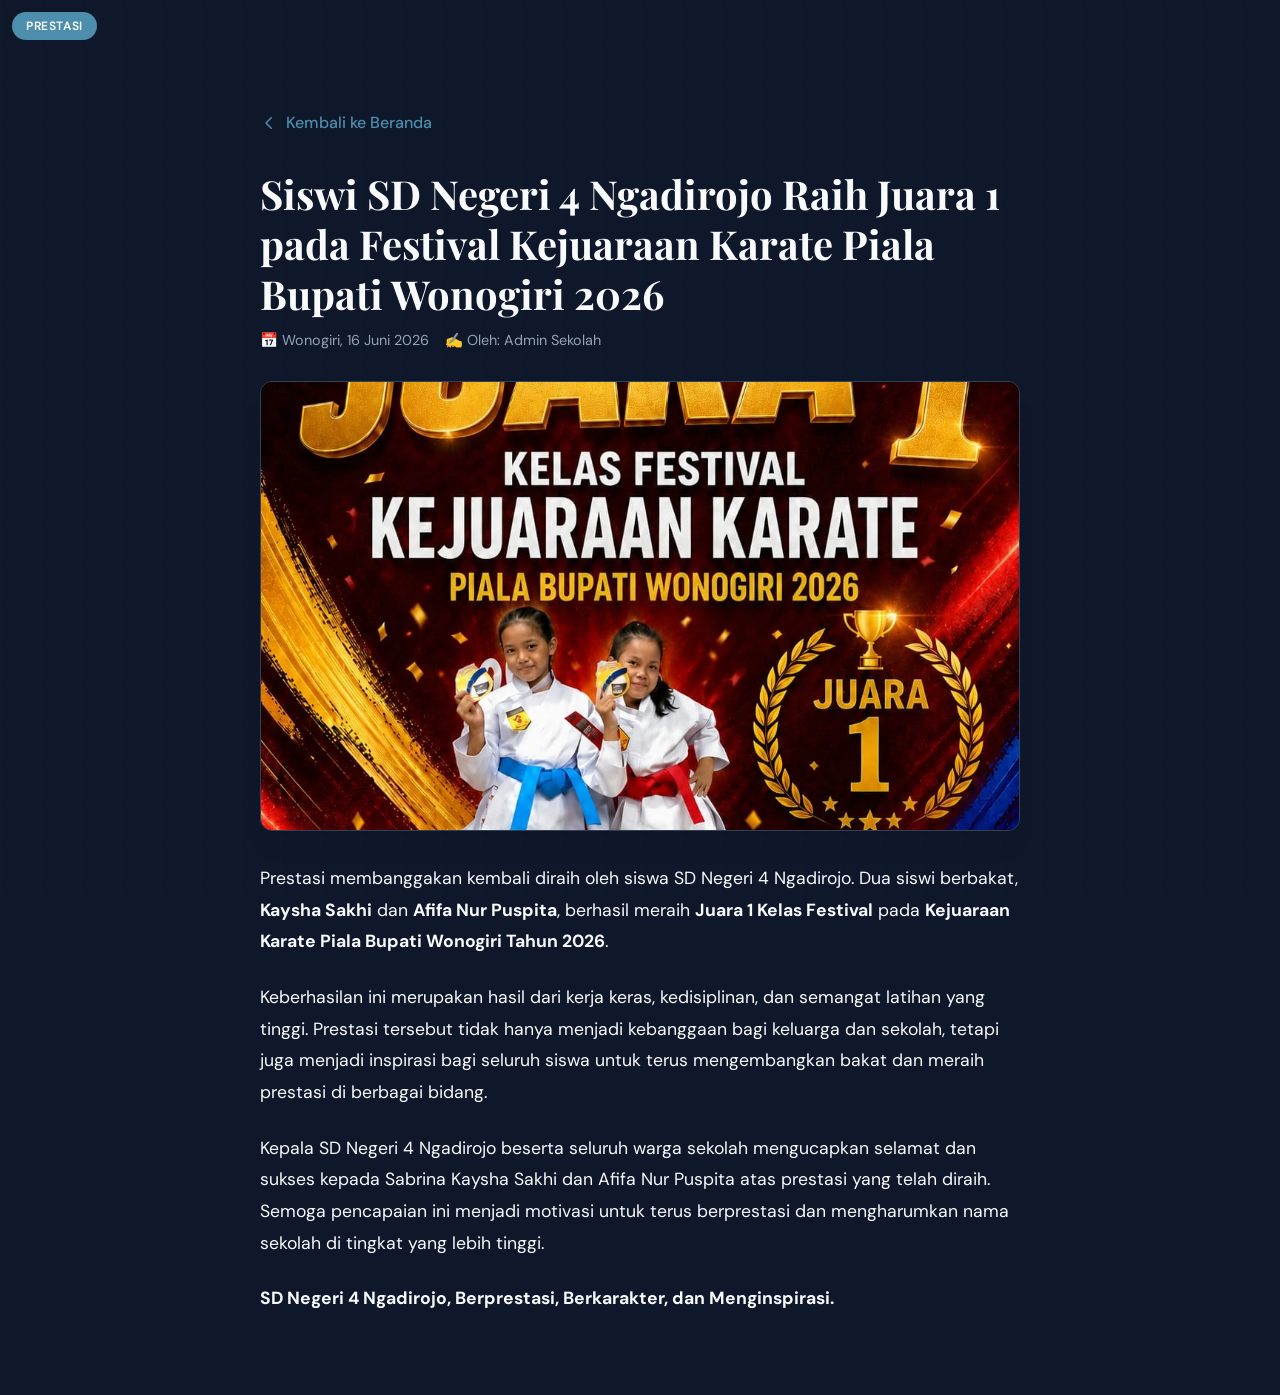
<file: news-juara-1-karate-piala-bupati-wonogiri-2026.html>
<!DOCTYPE html>
<html lang="id" data-theme="dark">
  <head>
    <meta charset="UTF-8" />
    <meta name="viewport" content="width=device-width, initial-scale=1.0" />
    <title>SDN 4 Ngadirojo - Juara 1 Karate Piala Bupati Wonogiri 2026</title>
    <link rel="icon" href="assets/logo.webp" />
    <link rel="stylesheet" href="style.css" />
    <link
      href="https://fonts.googleapis.com/css2?family=Playfair+Display:ital,wght@0,400;0,700;1,400&family=DM+Sans:wght@300;400;500;600;700&display=swap"
      rel="stylesheet"
    />
    <style>
      .article-container {
        max-width: 800px;
        margin: calc(var(--nav-h) + 40px) auto 80px auto;
        padding: 0 20px;
      }
      .article-back {
        display: inline-flex;
        align-items: center;
        gap: 8px;
        color: var(--primary-color);
        text-decoration: none;
        font-weight: 500;
        margin-bottom: 24px;
        transition: transform var(--tr);
      }
      .article-back:hover {
        transform: translateX(-4px);
      }
      .article-header {
        margin-bottom: 32px;
      }
      .article-title {
        font-family: "Playfair Display", serif;
        font-size: 2.5rem;
        line-height: 1.25;
        color: var(--text-primary);
        margin: 12px 0;
      }
      .article-meta-info {
        display: flex;
        gap: 16px;
        color: var(--text-secondary);
        font-size: 0.9rem;
      }
      .article-hero-img {
        width: 100%;
        max-height: 450px;
        object-fit: cover;
        border-radius: 12px;
        border: 1px solid var(--border-color);
        margin-bottom: 32px;
        box-shadow: var(--shadow-lg);
      }
      .article-body {
        font-size: 1.1rem;
        line-height: 1.8;
        color: var(--text-primary);
      }
      .article-body p {
        margin-bottom: 24px;
      }
    </style>
  </head>
  <body>
    <div class="grid-bg" aria-hidden="true"></div>

    <main class="article-container">
      <a href="/#berita" class="article-back">
        <svg
          width="18"
          height="18"
          fill="none"
          stroke="currentColor"
          stroke-width="2"
          viewBox="0 0 24 24"
        >
          <path
            stroke-linecap="round"
            stroke-linejoin="round"
            d="M15 19l-7-7 7-7"
          />
        </svg>
        Kembali ke Beranda
      </a>

      <article>
        <header class="article-header">
          <span class="news-badge">Prestasi</span>
          <h1 class="article-title">
            Siswi SD Negeri 4 Ngadirojo Raih Juara 1 pada Festival Kejuaraan
            Karate Piala Bupati Wonogiri 2026
          </h1>
          <div class="article-meta-info">
            <span>📅 Wonogiri, 16 Juni 2026</span>
            <span>✍️ Oleh: Admin Sekolah</span>
          </div>
        </header>

        <img
          src="/assets/berita-5.webp"
          alt="Juara 1 Karate Piala Bupati Wonogiri 2026"
          class="article-hero-img"
        />

        <div class="article-body">
          <p>
            Prestasi membanggakan kembali diraih oleh siswa SD Negeri 4
            Ngadirojo. Dua siswi berbakat, <strong>Kaysha Sakhi</strong> dan
            <strong>Afifa Nur Puspita</strong>, berhasil meraih
            <strong>Juara 1 Kelas Festival</strong> pada
            <strong>Kejuaraan Karate Piala Bupati Wonogiri Tahun 2026</strong>.
          </p>

          <p>
            Keberhasilan ini merupakan hasil dari kerja keras, kedisiplinan, dan
            semangat latihan yang tinggi. Prestasi tersebut tidak hanya menjadi
            kebanggaan bagi keluarga dan sekolah, tetapi juga menjadi inspirasi
            bagi seluruh siswa untuk terus mengembangkan bakat dan meraih
            prestasi di berbagai bidang.
          </p>

          <p>
            Kepala SD Negeri 4 Ngadirojo beserta seluruh warga sekolah
            mengucapkan selamat dan sukses kepada Sabrina Kaysha Sakhi dan Afifa
            Nur Puspita atas prestasi yang telah diraih. Semoga pencapaian ini
            menjadi motivasi untuk terus berprestasi dan mengharumkan nama
            sekolah di tingkat yang lebih tinggi.
          </p>

          <p>
            <strong
              >SD Negeri 4 Ngadirojo, Berprestasi, Berkarakter, dan
              Menginspirasi.</strong
            >
          </p>
        </div>
      </article>
    </main>
  </body>
</html>
</file>
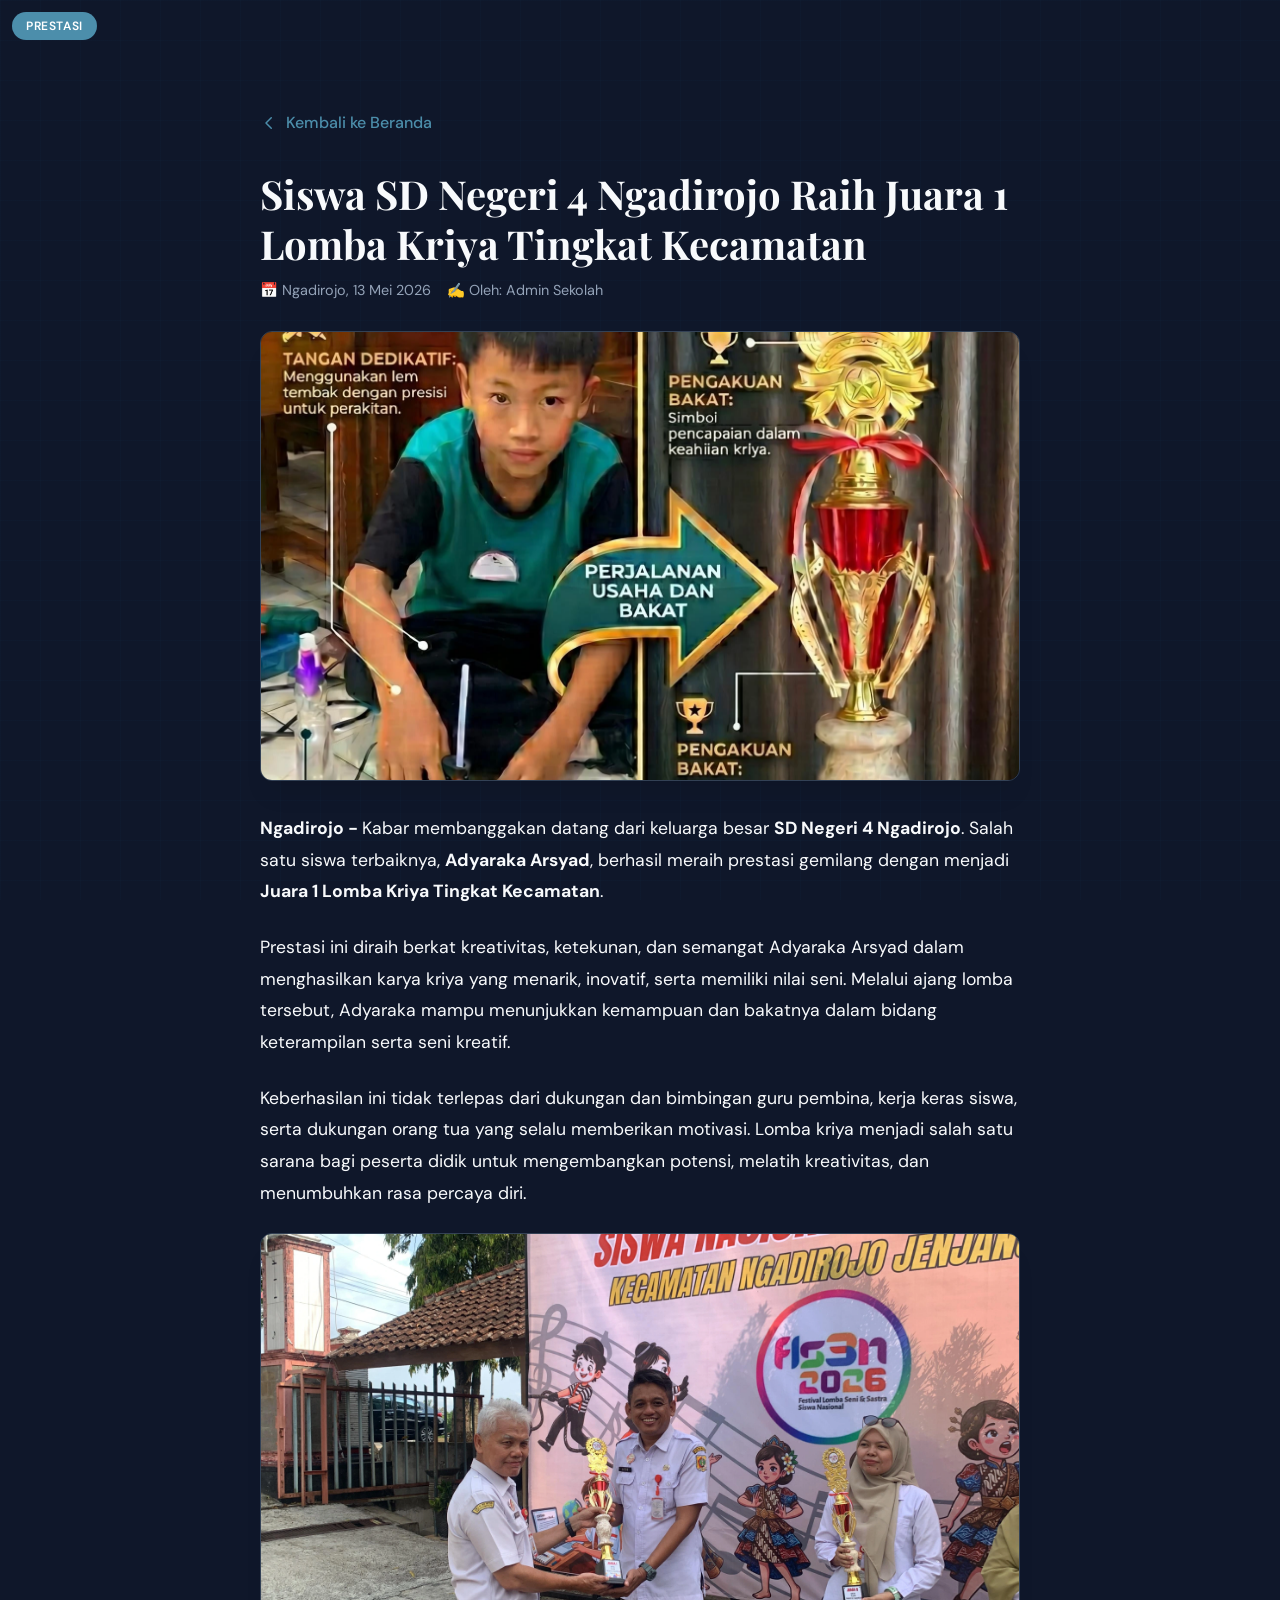
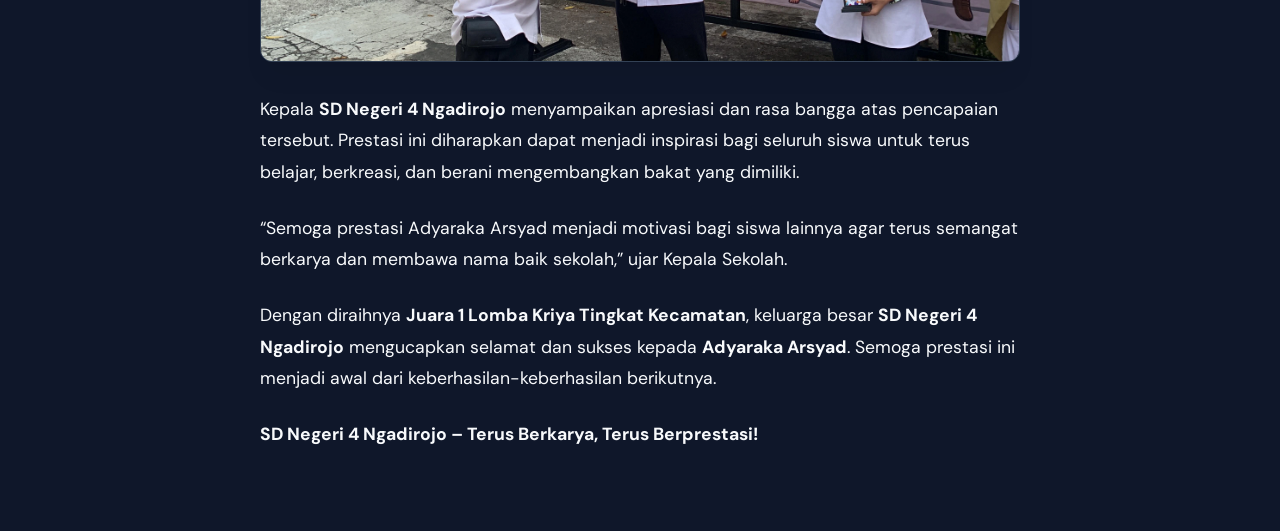
<file: news-juara-1-lomba-kriya.html>
<!DOCTYPE html>
<html lang="id" data-theme="dark">
  <head>
    <meta charset="UTF-8" />
    <meta name="viewport" content="width=device-width, initial-scale=1.0" />
    <title>SDN 4 Ngadirojo - Juara 1 Lomba Kriya Tingkat Kecamatan</title>
    <link rel="icon" href="assets/logo.webp" />
    <link rel="stylesheet" href="style.css" />
    <link
      href="https://fonts.googleapis.com/css2?family=Playfair+Display:ital,wght@0,400;0,700;1,400&family=DM+Sans:wght@300;400;500;600;700&display=swap"
      rel="stylesheet"
    />
    <style>
      .article-container {
        max-width: 800px;
        margin: calc(var(--nav-h) + 40px) auto 80px auto;
        padding: 0 20px;
      }
      .article-back {
        display: inline-flex;
        align-items: center;
        gap: 8px;
        color: var(--primary-color);
        text-decoration: none;
        font-weight: 500;
        margin-bottom: 24px;
        transition: transform var(--tr);
      }
      .article-back:hover {
        transform: translateX(-4px);
      }
      .article-header {
        margin-bottom: 32px;
      }
      .article-title {
        font-family: "Playfair Display", serif;
        font-size: 2.5rem;
        line-height: 1.25;
        color: var(--text-primary);
        margin: 12px 0;
      }
      .article-meta-info {
        display: flex;
        gap: 16px;
        color: var(--text-secondary);
        font-size: 0.9rem;
      }
      .article-hero-img {
        width: 100%;
        max-height: 450px;
        object-fit: cover;
        border-radius: 12px;
        border: 1px solid var(--border-color);
        margin-bottom: 32px;
        box-shadow: var(--shadow-lg);
      }
      .article-body {
        font-size: 1.1rem;
        line-height: 1.8;
        color: var(--text-primary);
      }
      .article-body p {
        margin-bottom: 24px;
      }
    </style>
  </head>
  <body>
    <div class="grid-bg" aria-hidden="true"></div>

    <main class="article-container">
      <a href="/#berita" class="article-back">
        <svg
          width="18"
          height="18"
          fill="none"
          stroke="currentColor"
          stroke-width="2"
          viewBox="0 0 24 24"
        >
          <path
            stroke-linecap="round"
            stroke-linejoin="round"
            d="M15 19l-7-7 7-7"
          />
        </svg>
        Kembali ke Beranda
      </a>

      <article>
        <header class="article-header">
          <span class="news-badge">Prestasi</span>
          <h1 class="article-title">
            Siswa SD Negeri 4 Ngadirojo Raih Juara 1 Lomba Kriya Tingkat
            Kecamatan
          </h1>
          <div class="article-meta-info">
            <span>📅 Ngadirojo, 13 Mei 2026</span>
            <span>✍️ Oleh: Admin Sekolah</span>
          </div>
        </header>

        <img
          src="/assets/berita-1.webp"
          alt="Juara 1 Lomba Kriya"
          class="article-hero-img"
        />

        <div class="article-body">
          <p>
            <strong>Ngadirojo - </strong>Kabar membanggakan datang dari keluarga
            besar <strong>SD Negeri 4 Ngadirojo</strong>. Salah satu siswa
            terbaiknya, <strong>Adyaraka Arsyad</strong>, berhasil meraih
            prestasi gemilang dengan menjadi
            <strong>Juara 1 Lomba Kriya Tingkat Kecamatan</strong>.
          </p>

          <p>
            Prestasi ini diraih berkat kreativitas, ketekunan, dan semangat
            Adyaraka Arsyad dalam menghasilkan karya kriya yang menarik,
            inovatif, serta memiliki nilai seni. Melalui ajang lomba tersebut,
            Adyaraka mampu menunjukkan kemampuan dan bakatnya dalam bidang
            keterampilan serta seni kreatif.
          </p>

          <p>
            Keberhasilan ini tidak terlepas dari dukungan dan bimbingan guru
            pembina, kerja keras siswa, serta dukungan orang tua yang selalu
            memberikan motivasi. Lomba kriya menjadi salah satu sarana bagi
            peserta didik untuk mengembangkan potensi, melatih kreativitas, dan
            menumbuhkan rasa percaya diri.
          </p>

          <img src="/assets/berita-2.webp"
            alt="Juara 1 Lomba Kriya"
            class="article-hero-img"
          />

          <p>
            Kepala <strong>SD Negeri 4 Ngadirojo</strong> menyampaikan apresiasi
            dan rasa bangga atas pencapaian tersebut. Prestasi ini diharapkan
            dapat menjadi inspirasi bagi seluruh siswa untuk terus belajar,
            berkreasi, dan berani mengembangkan bakat yang dimiliki.
          </p>

          <p>
            “Semoga prestasi Adyaraka Arsyad menjadi motivasi bagi siswa lainnya
            agar terus semangat berkarya dan membawa nama baik sekolah,” ujar
            Kepala Sekolah.
          </p>

          <p>
            Dengan diraihnya
            <strong>Juara 1 Lomba Kriya Tingkat Kecamatan</strong>, keluarga
            besar <strong>SD Negeri 4 Ngadirojo</strong> mengucapkan selamat dan
            sukses kepada <strong>Adyaraka Arsyad</strong>. Semoga prestasi ini
            menjadi awal dari keberhasilan-keberhasilan berikutnya.
          </p>

          <p>
            <strong
              >SD Negeri 4 Ngadirojo – Terus Berkarya, Terus
              Berprestasi!</strong
            >
          </p>
        </div>
      </article>
    </main>
  </body>
</html>
</file>
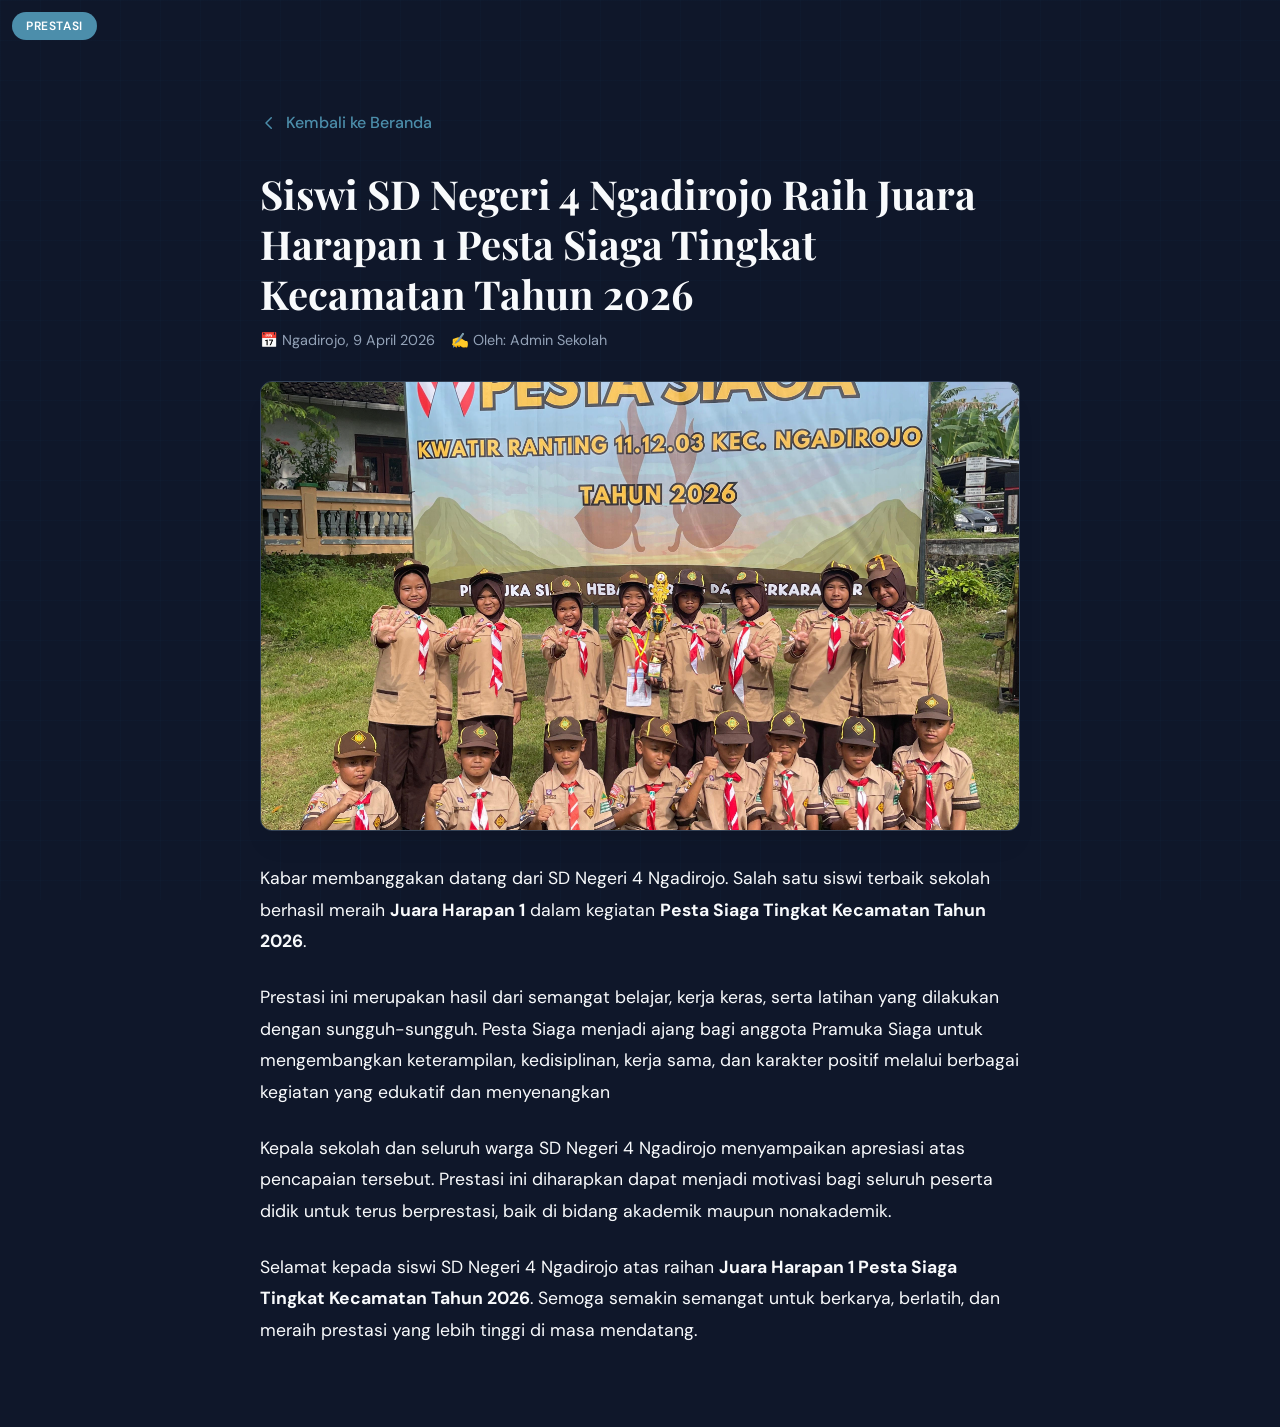
<file: news-pesta-siaga.html>
<!DOCTYPE html>
<html lang="id" data-theme="dark">
  <head>
    <meta charset="UTF-8" />
    <meta name="viewport" content="width=device-width, initial-scale=1.0" />
    <title>SDN 4 Ngadirojo - Juara Harapan 1 Pesta Siaga</title>
    <link rel="icon" href="assets/logo.webp" />
    <link rel="stylesheet" href="style.css" />
    <link
      href="https://fonts.googleapis.com/css2?family=Playfair+Display:ital,wght@0,400;0,700;1,400&family=DM+Sans:wght@300;400;500;600;700&display=swap"
      rel="stylesheet"
    />
    <style>
      .article-container {
        max-width: 800px;
        margin: calc(var(--nav-h) + 40px) auto 80px auto;
        padding: 0 20px;
      }
      .article-back {
        display: inline-flex;
        align-items: center;
        gap: 8px;
        color: var(--primary-color);
        text-decoration: none;
        font-weight: 500;
        margin-bottom: 24px;
        transition: transform var(--tr);
      }
      .article-back:hover {
        transform: translateX(-4px);
      }
      .article-header {
        margin-bottom: 32px;
      }
      .article-title {
        font-family: "Playfair Display", serif;
        font-size: 2.5rem;
        line-height: 1.25;
        color: var(--text-primary);
        margin: 12px 0;
      }
      .article-meta-info {
        display: flex;
        gap: 16px;
        color: var(--text-secondary);
        font-size: 0.9rem;
      }
      .article-hero-img {
        width: 100%;
        max-height: 450px;
        object-fit: cover;
        border-radius: 12px;
        border: 1px solid var(--border-color);
        margin-bottom: 32px;
        box-shadow: var(--shadow-lg);
      }
      .article-body {
        font-size: 1.1rem;
        line-height: 1.8;
        color: var(--text-primary);
      }
      .article-body p {
        margin-bottom: 24px;
      }
    </style>
  </head>
  <body>
    <div class="grid-bg" aria-hidden="true"></div>

    <main class="article-container">
      <a href="/#berita" class="article-back">
        <svg
          width="18"
          height="18"
          fill="none"
          stroke="currentColor"
          stroke-width="2"
          viewBox="0 0 24 24"
        >
          <path
            stroke-linecap="round"
            stroke-linejoin="round"
            d="M15 19l-7-7 7-7"
          />
        </svg>
        Kembali ke Beranda
      </a>

      <article>
        <header class="article-header">
          <span class="news-badge">Prestasi</span>
          <h1 class="article-title">
            Siswi SD Negeri 4 Ngadirojo Raih Juara Harapan 1 Pesta Siaga Tingkat
            Kecamatan Tahun 2026
          </h1>
          <div class="article-meta-info">
            <span>📅 Ngadirojo, 9 April 2026</span>
            <span>✍️ Oleh: Admin Sekolah</span>
          </div>
        </header>

        <img
          src="/assets/berita-3.webp"
          alt="Juara 1 Pesta Siaga"
          class="article-hero-img"
        />

        <div class="article-body">
          <p>
            Kabar membanggakan datang dari SD Negeri 4 Ngadirojo. Salah satu
            siswi terbaik sekolah berhasil meraih <strong>Juara Harapan 1</strong> dalam kegiatan
            <strong>Pesta Siaga Tingkat Kecamatan Tahun 2026</strong>.
          </p>

          <p>
            Prestasi ini merupakan hasil dari semangat belajar, kerja keras,
            serta latihan yang dilakukan dengan sungguh-sungguh. Pesta Siaga
            menjadi ajang bagi anggota Pramuka Siaga untuk mengembangkan
            keterampilan, kedisiplinan, kerja sama, dan karakter positif melalui
            berbagai kegiatan yang edukatif dan menyenangkan
          </p>

          <p>
            Kepala sekolah dan seluruh warga SD Negeri 4 Ngadirojo menyampaikan
            apresiasi atas pencapaian tersebut. Prestasi ini diharapkan dapat
            menjadi motivasi bagi seluruh peserta didik untuk terus berprestasi,
            baik di bidang akademik maupun nonakademik.
          </p>

          <p>
            Selamat kepada siswi SD Negeri 4 Ngadirojo atas raihan <strong>Juara Harapan
              1 Pesta Siaga Tingkat Kecamatan Tahun 2026</strong>. Semoga semakin semangat
            untuk berkarya, berlatih, dan meraih prestasi yang lebih tinggi di
            masa mendatang.
          </p>
        </div>
      </article>
    </main>
  </body>
</html>
</file>
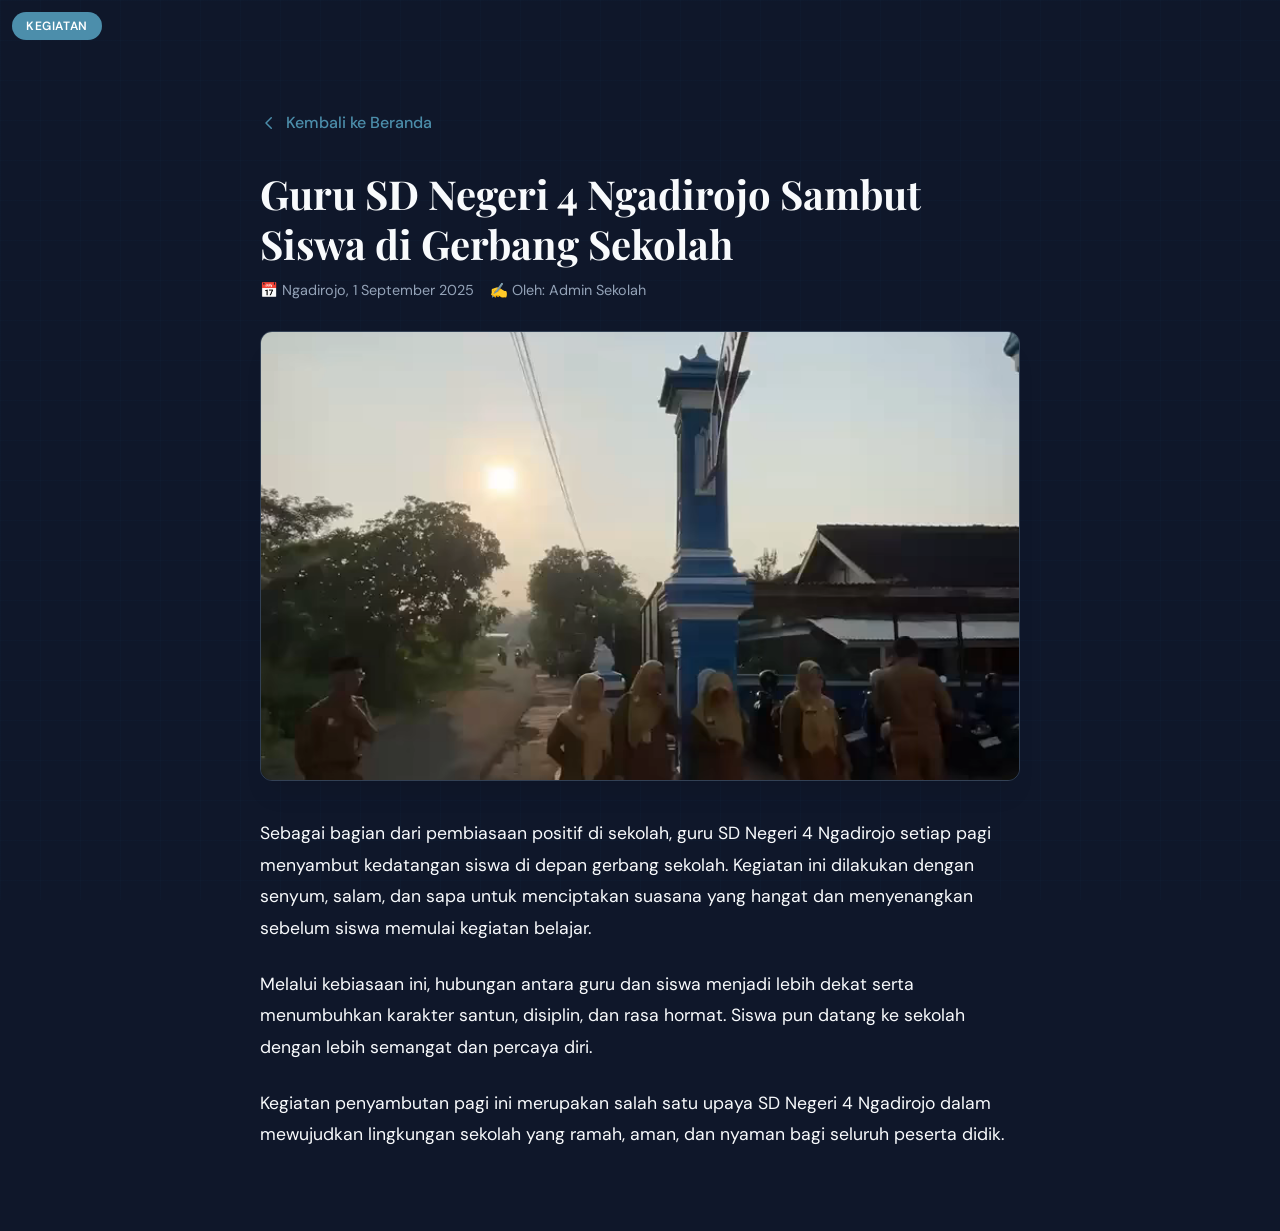
<file: news-sambut-siswa-2025.html>
<!DOCTYPE html>
<html lang="id" data-theme="dark">
  <head>
    <meta charset="UTF-8" />
    <meta name="viewport" content="width=device-width, initial-scale=1.0" />
    <title>SDN 4 Ngadirojo - Sambut Siswa</title>
    <link rel="icon" href="assets/logo.webp" />
    <link rel="stylesheet" href="style.css" />
    <link
      href="https://fonts.googleapis.com/css2?family=Playfair+Display:ital,wght@0,400;0,700;1,400&family=DM+Sans:wght@300;400;500;600;700&display=swap"
      rel="stylesheet"
    />
    <style>
      .article-container {
        max-width: 800px;
        margin: calc(var(--nav-h) + 40px) auto 80px auto;
        padding: 0 20px;
      }
      .article-back {
        display: inline-flex;
        align-items: center;
        gap: 8px;
        color: var(--primary-color);
        text-decoration: none;
        font-weight: 500;
        margin-bottom: 24px;
        transition: transform var(--tr);
      }
      .article-back:hover {
        transform: translateX(-4px);
      }
      .article-header {
        margin-bottom: 32px;
      }
      .article-title {
        font-family: "Playfair Display", serif;
        font-size: 2.5rem;
        line-height: 1.25;
        color: var(--text-primary);
        margin: 12px 0;
      }
      .article-meta-info {
        display: flex;
        gap: 16px;
        color: var(--text-secondary);
        font-size: 0.9rem;
      }
      .article-hero-img {
        width: 100%;
        max-height: 450px;
        object-fit: cover;
        border-radius: 12px;
        border: 1px solid var(--border-color);
        margin-bottom: 32px;
        box-shadow: var(--shadow-lg);
      }
      .article-body {
        font-size: 1.1rem;
        line-height: 1.8;
        color: var(--text-primary);
      }
      .article-body p {
        margin-bottom: 24px;
      }
    </style>
  </head>
  <body>
    <div class="grid-bg" aria-hidden="true"></div>

    <main class="article-container">
      <a href="/#berita" class="article-back">
        <svg
          width="18"
          height="18"
          fill="none"
          stroke="currentColor"
          stroke-width="2"
          viewBox="0 0 24 24"
        >
          <path
            stroke-linecap="round"
            stroke-linejoin="round"
            d="M15 19l-7-7 7-7"
          />
        </svg>
        Kembali ke Beranda
      </a>

      <article>
        <header class="article-header">
          <span class="news-badge">Kegiatan</span>
          <h1 class="article-title">
            Guru SD Negeri 4 Ngadirojo Sambut Siswa di Gerbang Sekolah
          </h1>
          <div class="article-meta-info">
            <span>📅 Ngadirojo, 1 September 2025</span>
            <span>✍️ Oleh: Admin Sekolah</span>
          </div>
        </header>

        <video
          src="/assets/berita-4.webm"
          class="article-hero-img"
          autoplay
          loop
          playsinline
        ></video>

        <div class="article-body">
          <p>
            Sebagai bagian dari pembiasaan positif di sekolah, guru SD Negeri 4
            Ngadirojo setiap pagi menyambut kedatangan siswa di depan gerbang
            sekolah. Kegiatan ini dilakukan dengan senyum, salam, dan sapa untuk
            menciptakan suasana yang hangat dan menyenangkan sebelum siswa
            memulai kegiatan belajar.
          </p>

          <p>
            Melalui kebiasaan ini, hubungan antara guru dan siswa menjadi lebih
            dekat serta menumbuhkan karakter santun, disiplin, dan rasa hormat.
            Siswa pun datang ke sekolah dengan lebih semangat dan percaya diri.
          </p>

          <p>
            Kegiatan penyambutan pagi ini merupakan salah satu upaya SD Negeri 4
            Ngadirojo dalam mewujudkan lingkungan sekolah yang ramah, aman, dan
            nyaman bagi seluruh peserta didik.
          </p>
        </div>
      </article>
    </main>
  </body>
</html>
</file>
<file: style.css>
/* ==========================================================================
   1. VARIABLES & THEMES
   ========================================================================== */
   :root {
    --primary-color:   #0d2566;
    --secondary-color: #005884;
    --accent-color:    #B45309;
    --background:      #F8FAFC;
    --surface-light:   #FFFFFF;
    --surface-dark:    #F1F5F9;
    --text-primary:    #0F172A;
    --text-secondary:  #475569;
    --border-color:    #E2E8F0;
    --divider-color:   #E2E8F0;
    --shadow:          0 4px 6px -1px rgba(0,0,0,0.05), 0 2px 4px -2px rgba(0,0,0,0.05);
    --shadow-lg:       0 20px 25px -5px rgba(0,0,0,0.05), 0 8px 10px -6px rgba(0,0,0,0.05);
    --nav-h:           72px;
    --tr:              0.3s cubic-bezier(.4,0,.2,1);
    --grid-line:       rgba(30, 58, 138, 0.02);
}

[data-theme="dark"] {
    --primary-color:   #4c8eab;
    --secondary-color: #399fcf;
    --accent-color:    #F59E0B;
    --background:      #0F172A;
    --surface-light:   #1E293B;
    --surface-dark:    #0F172A;
    --text-primary:    #F8FAFC;
    --text-secondary:  #94A3B8;
    --border-color:    #334155;
    --divider-color:   #1E293B;
    --grid-line:       rgba(56, 189, 248, 0.02);
}

/* ==========================================================================
   2. BASE STYLES
   ========================================================================== */
* {
    box-sizing: border-box;
    margin: 0;
    padding: 0;
}

html {
    scroll-behavior: smooth;
    font-family: 'DM Sans', sans-serif;
    color: var(--text-primary);
    background-color: var(--background);
    max-width: 100%;
    overflow-x: hidden;
}

body {
    max-width: 100%;
    overflow-x: hidden;
}

img {
    max-width: 100%;
    height: auto;
    display: block;
}

/* Latar Belakang Grid Premium */
.grid-bg {
    position: fixed;
    top: 0; 
    left: 0; 
    width: 100%; 
    height: 100%;
    background-image: 
        linear-gradient(to right, var(--grid-line) 1px, transparent 1px),
        linear-gradient(to bottom, var(--grid-line) 1px, transparent 1px);
    background-size: 40px 40px;
    z-index: -1;
    pointer-events: none;
}

/* ==========================================================================
   3. LAYOUT & TYPOGRAPHY SHARED
   ========================================================================== */
.main-container {
    margin-top: var(--nav-h);
    width: 100%;
}

section {
    padding: 80px 24px;
    max-width: 1200px;
    margin: 0 auto;
    min-height: calc(100vh - var(--nav-h));
    display: flex;
    flex-direction: column;
    justify-content: center;
    opacity: 0;
    transform: translateY(40px);
    transition: opacity 0.8s cubic-bezier(0.4, 0, 0.2, 1), transform 0.8s cubic-bezier(0.4, 0, 0.2, 1);
    width: 100%;
}

section.visible {
    opacity: 1;
    transform: translateY(0);
}

.section-tag {
    font-family: 'DM Mono', monospace;
    color: var(--secondary-color);
    font-size: 0.85rem;
    text-transform: uppercase;
    letter-spacing: 2px;
    margin-bottom: 12px;
    display: block;
}

.section-title {
    font-family: 'Playfair Display', serif;
    font-size: 2.5rem;
    font-weight: 700;
    color: var(--text-primary);
    margin-bottom: 40px;
    position: relative;
}

.section-title::after {
    content: '';
    display: block;
    width: 60px;
    height: 3px;
    background: var(--primary-color);
    margin-top: 12px;
}

/* ==========================================================================
   4. NAVIGATION BAR
   ========================================================================== */
.navbar {
    position: fixed;
    top: 0; 
    left: 0; 
    width: 100%;
    height: var(--nav-h);
    background: var(--surface-light);
    backdrop-filter: blur(12px);
    -webkit-backdrop-filter: blur(12px);
    border-bottom: 1px solid var(--border-color);
    z-index: 1000;
    transition: var(--tr);
}

/* Fallback jikalau browser mendukung opacity dengan custom properti */
@supports (background: color-mix(in srgb, var(--surface-light) 85%, transparent)) {
    .navbar {
        background: color-mix(in srgb, var(--surface-light) 85%, transparent);
    }
}

.nav-inner {
    max-width: 1200px;
    height: 100%;
    margin: 0 auto;
    display: flex;
    align-items: center;
    justify-content: space-between;
    padding: 0 24px;
}

.nav-brand {
    display: flex;
    align-items: center;
    gap: 12px;
    text-decoration: none;
    color: var(--text-primary);
    font-weight: 700;
}

.nav-logo {
    height: 44px;
    width: auto;
}

.brand-text {
    font-family: 'Playfair Display', serif;
    font-size: 1.1rem;
    letter-spacing: 0.5px;
}

.nav-menu {
    display: flex;
    list-style: none;
    gap: 32px;
    align-items: center;
}

.nav-link {
    text-decoration: none;
    color: var(--text-secondary);
    font-size: 0.95rem;
    font-weight: 500;
    transition: var(--tr);
    position: relative;
    padding: 4px 0;
}

.nav-link:hover, .nav-link.active {
    color: var(--primary-color);
}

.nav-link::after {
    content: '';
    position: absolute;
    bottom: 0; 
    left: 0; 
    width: 0; 
    height: 2px;
    background-color: var(--primary-color);
    transition: var(--tr);
}

.nav-link:hover::after, .nav-link.active::after {
    width: 100%;
}

.nav-actions {
    display: flex;
    align-items: center;
    gap: 16px;
}

.theme-toggle, .hamburger {
    background: none;
    border: 1px solid var(--border-color);
    cursor: pointer;
    color: var(--text-primary);
    padding: 8px;
    border-radius: 8px;
    display: flex;
    align-items: center;
    justify-content: center;
    transition: var(--tr);
}

.theme-toggle:hover {
    background: var(--surface-dark);
}

.hamburger {
    display: none;
}

/* ==========================================================================
   5. HERO & SLIDER SECTION
   ========================================================================== */
#hero {
    padding-top: 40px;
}

.hero-grid {
    display: grid;
    grid-template-columns: 1fr 1fr;
    gap: 48px;
    align-items: center;
}

.hero-content h1 {
    font-family: 'Playfair Display', serif;
    font-size: 3.5rem;
    line-height: 1.15;
    margin-bottom: 24px;
    color: var(--primary-color);
}

.hero-content p {
    font-size: 1.1rem;
    color: var(--text-secondary);
    line-height: 1.7;
    margin-bottom: 32px;
}

.hero-cta {
    display: inline-block;
    padding: 14px 28px;
    background-color: var(--primary-color);
    color: white;
    text-decoration: none;
    border-radius: 6px;
    font-weight: 500;
    box-shadow: var(--shadow);
    transition: var(--tr);
}

.hero-cta:hover {
    transform: translateY(-2px);
    box-shadow: var(--shadow-lg);
    background-color: var(--secondary-color);
}

.slider-container {
    position: relative;
    width: 100%;
    height: 480px;
    border-radius: 16px;
    overflow: hidden;
    box-shadow: var(--shadow-lg);
    border: 1px solid var(--border-color);
}

.slider-wrapper {
    display: flex;
    width: 400%;
    height: 100%;
    transition: transform 0.6s cubic-bezier(0.4, 0, 0.2, 1);
}

.slide {
    width: 25%;
    height: 100%;
    position: relative;
}

.slide img {
    width: 100%;
    height: 100%;
    object-fit: cover;
}

.slide-caption {
    position: absolute;
    bottom: 0; 
    left: 0; 
    width: 100%;
    background: linear-gradient(transparent, rgba(15, 23, 42, 0.85));
    color: white;
    padding: 40px 24px 24px;
}

.slide-caption h3 {
    font-family: 'Playfair Display', serif;
    font-size: 1.4rem;
    margin-bottom: 8px;
}

.slide-caption p {
    font-size: 0.9rem;
    opacity: 0.9;
}

.slider-nav {
    position: absolute;
    bottom: 24px; 
    right: 24px;
    display: flex;
    gap: 8px;
    z-index: 10;
}

.slider-dot {
    width: 10px; 
    height: 10px;
    border-radius: 50%;
    background: rgba(255,255,255,0.4);
    border: none;
    cursor: pointer;
    transition: var(--tr);
}

.slider-dot.active {
    background: white;
    width: 24px;
    border-radius: 5px;
}

/* ==========================================================================
   6. PROFILE & VISION-MISSION
   ========================================================================== */
.profile-card {
    background: var(--surface-light);
    border: 1px solid var(--border-color);
    padding: 40px;
    border-radius: 12px;
    box-shadow: var(--shadow);
    margin-bottom: 48px;
}

.profile-card p {
    font-size: 1.1rem;
    line-height: 1.8;
    color: var(--text-secondary);
}

.identity-grid {
    display: grid;
    grid-template-columns: repeat(auto-fit, minmax(240px, 1fr));
    gap: 24px;
    margin-bottom: 48px;
}

.id-item {
    background: var(--surface-light);
    border-left: 4px solid var(--primary-color);
    padding: 20px;
    border-radius: 0 8px 8px 0;
    box-shadow: var(--shadow);
}

.id-item h4 {
    font-family: 'DM Mono', monospace;
    font-size: 0.85rem;
    color: var(--secondary-color);
    margin-bottom: 6px;
    text-transform: uppercase;
}

.id-item p {
    font-size: 2rem;
    font-weight: 600;
    color: var(--text-primary);
}

.counter {
    font-weight: 700;
    color: var(--primary-color);
    transition: color var(--tr);
}

.vision-mission-box {
    display: grid;
    grid-template-columns: 1fr 1.2fr;
    gap: 40px;
}

.vision-side {
    background: var(--primary-color);
    color: white;
    padding: 40px;
    border-radius: 12px;
    display: flex;
    flex-direction: column;
    justify-content: center;
    box-shadow: var(--shadow);
}

.vision-side h3 {
    font-family: 'Playfair Display', serif;
    font-size: 2rem;
    margin-bottom: 16px;
    border-bottom: 2px solid rgba(255,255,255,0.2);
    padding-bottom: 12px;
}

.vision-side p {
    font-size: 1.2rem;
    font-style: italic;
    line-height: 1.6;
}

.mission-side h3 {
    font-family: 'Playfair Display', serif;
    font-size: 1.8rem;
    margin-bottom: 20px;
}

.mission-list {
    list-style: none;
}

.mission-list li {
    position: relative;
    padding-left: 36px;
    margin-bottom: 16px;
    line-height: 1.6;
    color: var(--text-secondary);
}

.mission-list li::before {
    content: url("data:image/svg+xml,%3Csvg xmlns='http://www.w3.org/2000/svg' width='18' height='18' viewBox='0 0 24 24' fill='none' stroke='%230284C7' stroke-width='3' stroke-linecap='round' stroke-linejoin='round'%3E%3Cpolyline points='20 6 9 17 4 12'%3E%3C/polyline%3E%3C/svg%3E");
    position: absolute;
    left: 0; 
    top: 2px;
}

/* ==========================================================================
   7. TEACHERS (GURU) CAROUSEL
   ========================================================================== */
.carousel-container {
    position: relative;
    max-width: 1200px;
    margin: 32px auto 0 auto;
    padding: 0 48px; 
    display: flex;
    align-items: center;
    width: 100%;
}

.carousel-slider-wrap {
    width: 100%;
    overflow: hidden;
}

.carousel-track {
    display: flex;
    gap: 24px;
    transition: transform var(--tr);
    will-change: transform;
}

.guru-card {
    flex: 0 0 calc((100% - (24px * 3)) / 4); 
    background: var(--surface-light);
    border: 1px solid var(--border-color);
    border-radius: 12px;
    overflow: hidden;
    box-shadow: var(--shadow);
    text-align: center;
}

.guru-img-wrap {
    width: 100%;
    aspect-ratio: 3 / 4; 
    overflow: hidden;
    border-bottom: 1px solid var(--border-color);
}

.guru-img-wrap img {
    width: 100%;
    height: 100%;
    object-fit: cover;
    transition: transform var(--tr);
}

.guru-card:hover .guru-img-wrap img {
    transform: scale(1.05);
}

.guru-info {
    padding: 16px;
}

.guru-info h4 {
    font-size: 1rem;
    color: var(--text-primary);
    margin-bottom: 4px;
    white-space: nowrap;
    overflow: hidden;
    text-overflow: ellipsis;
}

.guru-info p {
    font-size: 0.85rem;
    color: var(--text-secondary);
}

.carousel-btn {
    position: absolute;
    top: 50%;
    transform: translateY(-50%);
    background: var(--surface-light);
    border: 1px solid var(--border-color);
    color: var(--text-primary);
    width: 40px;
    height: 40px;
    border-radius: 50%;
    cursor: pointer;
    display: flex;
    align-items: center;
    justify-content: center;
    box-shadow: var(--shadow);
    z-index: 10;
    transition: background var(--tr), color var(--tr), border-color var(--tr);
}

.carousel-btn:hover {
    background: var(--primary-color);
    color: #ffffff;
    border-color: var(--primary-color);
}

.prev-btn { left: 0; }
.next-btn { right: 0; }

/* ==========================================================================
   8. ACHIEVEMENTS (PRESTASI)
   ========================================================================== */
.tabs-nav {
    display: flex;
    gap: 16px;
    border-bottom: 1px solid var(--border-color);
    margin-bottom: 32px;
    width: 100%;
}

.tab-btn {
    background: none;
    border: none;
    padding: 12px 24px;
    font-family: 'DM Sans', sans-serif;
    font-size: 1rem;
    font-weight: 600;
    color: var(--text-secondary);
    cursor: pointer;
    transition: var(--tr);
    position: relative;
    white-space: nowrap;
}

.tab-btn.active {
    color: var(--primary-color);
}

.tab-btn.active::after {
    content: '';
    position: absolute;
    bottom: -1px; 
    left: 0; 
    width: 100%; 
    height: 2px;
    background-color: var(--primary-color);
}

.prestasi-content {
    display: none;
}

.prestasi-content.active {
    display: grid;
    grid-template-columns: repeat(auto-fit, minmax(300px, 1fr));
    gap: 24px;
    width: 100%;
}

.prestasi-card {
    background: var(--surface-light);
    border: 1px solid var(--border-color);
    padding: 24px;
    border-radius: 8px;
    box-shadow: var(--shadow);
    transition: var(--tr);
}

.prestasi-card:hover {
    transform: translateY(-4px);
    box-shadow: var(--shadow-lg);
}

.prestasi-year {
    font-family: 'DM Mono', monospace;
    color: var(--accent-color);
    font-size: 0.9rem;
    font-weight: 600;
    margin-bottom: 8px;
}

.prestasi-card h4 {
    font-size: 1.2rem;
    margin-bottom: 8px;
    color: var(--text-primary);
}

.prestasi-card p {
    font-size: 0.95rem;
    color: var(--text-secondary);
    line-height: 1.5;
}

/* ==========================================================================
   9. EXTRA-CURRICULAR
   ========================================================================== */
.ekstra-grid {
    display: grid;
    grid-template-columns: repeat(auto-fit, minmax(200px, 1fr));
    gap: 20px;
    width: 100%;
}

.ekstra-card {
    background: var(--surface-light);
    border: 1px solid var(--border-color);
    padding: 32px 20px;
    border-radius: 12px;
    text-align: center;
    box-shadow: var(--shadow);
    transition: var(--tr);
}

.ekstra-card:hover {
    background: var(--primary-color);
    border-color: var(--primary-color);
}

.ekstra-card:hover h4, .ekstra-card:hover p {
    color: white;
}

.ekstra-icon {
    width: 56px; 
    height: 56px;
    background: var(--surface-dark);
    border-radius: 50%;
    display: flex;
    align-items: center;
    justify-content: center;
    margin: 0 auto 20px;
    color: var(--primary-color);
    transition: var(--tr);
}

.ekstra-card:hover .ekstra-icon {
    background: rgba(255,255,255,0.15);
    color: white;
}

.ekstra-card h4 {
    font-size: 1.2rem;
    font-weight: 600;
    margin-bottom: 8px;
    color: var(--text-primary);
}

.ekstra-card p {
    font-size: 0.85rem;
    color: var(--text-secondary);
}

/* ==========================================================================
   10. NEWS & ARTICLES
   ========================================================================== */
.news-grid {
    display: grid;
    grid-template-columns: repeat(auto-fit, minmax(300px, 1fr));
    gap: 32px;
    margin-top: 32px;
    max-width: 1200px;
    width: 100%;
}

.news-card {
    background: var(--surface-light);
    border: 1px solid var(--border-color);
    border-radius: 12px;
    overflow: hidden;
    box-shadow: var(--shadow);
    display: none; 
    flex-direction: column;
    opacity: 0;
    transform: translateY(20px);
    transition: transform var(--tr), opacity var(--tr), border-color var(--tr), box-shadow var(--tr);
}

.news-card.visible {
    display: flex;
    opacity: 1;
    transform: translateY(0);
}

.news-card:hover {
    transform: translateY(-4px);
    box-shadow: var(--shadow-lg);
    border-color: var(--primary-color);
}

.news-thumb {
    position: relative;
    width: 100%;
    aspect-ratio: 16 / 9;
    overflow: hidden;
}

.news-thumb img {
    width: 100%;
    height: 100%;
    object-fit: cover;
    transition: transform var(--tr);
}

.news-card:hover .news-thumb img {
    transform: scale(1.04);
}

.news-badge {
    position: absolute;
    top: 12px;
    left: 12px;
    background: var(--primary-color);
    color: #ffffff;
    font-size: 0.75rem;
    font-weight: 600;
    padding: 6px 14px;
    border-radius: 20px;
    letter-spacing: 0.05em;
    text-transform: uppercase;
}

.news-content {
    padding: 24px;
    display: flex;
    flex-direction: column;
    flex-grow: 1;
}

.news-meta {
    font-size: 0.85rem;
    color: var(--text-secondary);
    margin-bottom: 8px;
}

.news-title {
    font-family: 'Playfair Display', serif;
    font-size: 1.35rem;
    line-height: 1.3;
    margin-bottom: 12px;
}

.news-title a {
    color: var(--text-primary);
    text-decoration: none;
    transition: color var(--tr);
}

.news-title a:hover {
    color: var(--primary-color);
}

.news-desc {
    font-size: 0.95rem;
    color: var(--text-secondary);
    line-height: 1.6;
    margin-bottom: 20px;
    display: -webkit-box;
    -webkit-line-clamp: 3;
    -webkit-box-orient: vertical;
    overflow: hidden;
}

.news-more-btn {
    margin-top: auto;
    display: inline-flex;
    align-items: center;
    gap: 6px;
    color: var(--primary-color);
    text-decoration: none;
    font-weight: 600;
    font-size: 0.9rem;
    transition: gap var(--tr);
}

.news-more-btn:hover {
    gap: 10px;
}

.load-more-wrapper {
    text-align: center;
    margin-top: 40px;
}

.btn-load-more {
    background: transparent;
    border: 1px solid var(--border-color);
    color: var(--text-primary);
    padding: 12px 28px;
    font-size: 0.95rem;
    font-weight: 600;
    border-radius: 24px;
    cursor: pointer;
    display: inline-flex;
    align-items: center;
    gap: 8px;
    box-shadow: var(--shadow);
    transition: background var(--tr), color var(--tr), border-color var(--tr), transform var(--tr);
}

.btn-load-more svg {
    transition: transform var(--tr);
}

.btn-load-more:hover {
    background: var(--primary-color);
    color: #ffffff;
    border-color: var(--primary-color);
    transform: translateY(-2px);
}

.btn-load-more:hover svg {
    transform: translateY(2px); 
}

.btn-load-more.hidden {
    display: none;
}

/* ==========================================================================
   11. INSTAGRAM SOCIAL FEED
   ========================================================================== */
.instagram-container {
    max-width: 1200px;
    margin: 32px auto 0 auto;
    padding: 0 16px;
    /* width: 100%; */
}

.instagram-profile-header {
    background: rgba(31, 63, 148, 0.04);
    border: 1px solid var(--border-color);
    border-radius: 14px;
    padding: 28px;
    display: flex;
    flex-wrap: wrap;
    align-items: center;
    justify-content: space-between;
    gap: 24px;
    margin-bottom: 32px;
}

.profile-info-wrapper {
    display: flex;
    align-items: center;
    gap: 16px;
}

.profile-avatar {
    width: 60px;
    height: 60px;
    color: #fff;
    font-weight: 700;
    font-size: 1.4rem;
    display: flex;
    align-items: center;
    justify-content: center;
    border-radius: 50%;
    box-shadow: var(--shadow);
    background: #000000;
}

.profile-meta h3 {
    font-size: 1.25rem;
    font-weight: 700;
    color: var(--text-primary);
    margin-bottom: 2px;
}

.profile-meta p {
    font-size: 0.9rem;
    color: var(--text-secondary);
}

.profile-stats {
    display: flex;
    gap: 32px;
}

.stat-item {
    font-size: 1rem;
    color: var(--text-primary);
    text-align: center;
}

.stat-item strong {
    display: block;
    font-size: 1.2rem;
    font-weight: 700;
}

.stat-item span {
    font-size: 0.85rem;
    color: var(--text-secondary);
}

.profile-actions {
    display: flex;
    gap: 12px;
}

.btn-follow {
    display: inline-flex;
    align-items: center;
    gap: 8px;
    padding: 10px 18px;
    font-size: 0.85rem;
    font-weight: 600;
    text-decoration: none;
    border-radius: 20px;
    transition: transform var(--tr), background var(--tr), color var(--tr);
    box-shadow: var(--shadow);
}

.btn-ig {
    background: #e1306c;
    color: #fff;
}

.btn-tt {
    background: #000000;
    color: #fff;
    border: 1px solid rgba(255,255,255,0.1);
}

.btn-follow:hover {
    transform: translateY(-2px);
    opacity: 0.9;
}

.instagram-grid {
    display: grid;
    grid-template-columns: repeat(auto-fill, minmax(240px, 1fr));
    gap: 20px;
    /* width: 100%; */
}

.instagram-post {
    position: relative;
    aspect-ratio: 1 / 1;
    background: var(--surface-light);
    border: 1px solid var(--border-color);
    border-radius: 10px;
    overflow: hidden;
    display: block;
    box-shadow: var(--shadow);
    transition: transform var(--tr), box-shadow var(--tr);
}

.instagram-post img {
    width: 100%;
    height: 100%;
    object-fit: cover;
    transition: transform var(--tr);
}

.post-icon-type {
    position: absolute;
    top: 12px;
    right: 12px;
    background: rgba(0, 0, 0, 0.6);
    color: #fff;
    width: 28px;
    height: 28px;
    border-radius: 50%;
    display: flex;
    align-items: center;
    justify-content: center;
    font-size: 0.8rem;
    z-index: 2;
}

.post-info-overlay {
    position: absolute;
    top: 0; left: 0; width: 100%; height: 100%;
    background: rgba(31, 63, 148, 0.9); 
    color: #fff;
    padding: 20px;
    display: flex;
    align-items: center;
    justify-content: center;
    text-align: center;
    opacity: 0;
    transition: opacity var(--tr);
    font-size: 0.9rem;
    line-height: 1.4;
}

.post-meta-details {
    position: absolute;
    bottom: 0; left: 0; width: 100%;
    background: rgba(0, 0, 0, 0.85);
    color: #fff;
    padding: 14px;
    transform: translateY(100%);
    transition: transform var(--tr);
}

.meta-engagement {
    font-size: 0.8rem;
    font-weight: 600;
    margin-bottom: 4px;
    color: #ffd700;
}

.post-meta-details p {
    font-size: 0.8rem;
    line-height: 1.3;
    color: #e2e8f0;
    display: -webkit-box;
    -webkit-line-clamp: 2;
    -webkit-box-orient: vertical;
    overflow: hidden;
}

.instagram-post:hover {
    transform: translateY(-4px);
    box-shadow: var(--shadow-lg);
}

.instagram-post:hover img {
    transform: scale(1.04);
}

.instagram-post:hover .post-info-overlay {
    opacity: 1;
}

.instagram-post:hover .post-meta-details {
    transform: translateY(0);
}

/* ==========================================================================
   12. CONTACT SECTION & FORMS
   ========================================================================== */
.contact-grid {
    display: grid;
    gap: 48px;
    align-items: start;
    width: 100%;
}

.contact-info {
    display: grid;
    grid-template-columns: repeat(2, 1fr); 
    gap: 24px;
}

.contact-item {
    background: var(--surface-light);
    border: 1px solid var(--border-color);
    padding: 24px;
    border-radius: 8px;
    display: flex;
    gap: 20px;
    box-shadow: var(--shadow);
    transition: transform var(--tr), box-shadow var(--tr);
}

.contact-item:hover {
    transform: translateY(-2px);
    box-shadow: var(--shadow-lg);
}

.contact-item-icon {
    color: var(--primary-color);
    flex-shrink: 0;
}

.contact-item h4 {
    font-size: 1.1rem;
    margin-bottom: 6px;
}

.contact-item p {
    font-size: 0.95rem;
    color: var(--text-secondary);
    line-height: 1.5;
}

.contact-form {
    background: var(--surface-light);
    border: 1px solid var(--border-color);
    padding: 32px;
    border-radius: 12px;
    box-shadow: var(--shadow);
}

.contact-link {
    color: var(--text-secondary);
    text-decoration: none;
    transition: color var(--tr), text-decoration var(--tr);
    font-weight: 500;
}

.contact-link:hover {
    color: var(--primary-color);
    text-decoration: underline;
}

/* ==========================================================================
   13. FOOTER
   ========================================================================== */
footer {
    background: #0F172A;
    color: #94A3B8;
    padding: 40px 24px;
    border-top: 1px solid #1E293B;
    text-align: center;
    font-size: 0.9rem;
}
.footer-brand {
    font-family: 'Playfair Display', serif;
    color: white;
    font-size: 1.2rem;
    margin-bottom: 12px;
}



/* ==========================================================================
   14. MEDIA QUERIES (RESPONSIVE LAPTOP & TABLET)
   ========================================================================= */
@media (max-width: 992px) {
    .hero-grid, 
    .vision-mission-box, 
    .contact-grid {
        grid-template-columns: 1fr;
        gap: 32px;
    }

    .slider-container {
        height: 380px;
    }

    .hamburger {
        display: flex;
    }

    .nav-menu {
        position: fixed;
        top: var(--nav-h); 
        left: 0; 
        width: 100%;
        background: var(--surface-light);
        border-bottom: 1px solid var(--border-color);
        flex-direction: column;
        padding: 32px;
        gap: 24px;
        transform: translateY(-150%);
        transition: var(--tr);
        box-shadow: var(--shadow-lg);
    }

    .nav-menu.open {
        transform: translateY(0);
    }

    .hero-content h1 {
        font-size: 2.8rem;
    }

    .carousel-container {
        padding: 0 40px; 
    }

    .carousel-track {
        gap: 16px;
    }

    .guru-card {
        flex: 0 0 calc((100% - (16px * 2)) / 3); 
    }

    .prestasi-content.active {
        grid-template-columns: repeat(auto-fit, minmax(260px, 1fr));
        gap: 20px;
    }
}

/* ==========================================================================
   15. MEDIA QUERIES (RESPONSIVE SMALL TABLET & PHONES)
   ========================================================================= */
@media (max-width: 768px) {
    section {
        padding: 60px 16px;
    }

    .hero-content h1 {
        font-size: 2.2rem;
    }

    .instagram-profile-header {
        flex-direction: column;
        align-items: center;
        text-align: center;
        padding: 20px;
    }
    
    .profile-info-wrapper {
        flex-direction: column;
    }

    .profile-stats {
        width: 100%;
        justify-content: space-around;
        border-top: 1px solid var(--border-color);
        border-bottom: 1px solid var(--border-color);
        padding: 12px 0;
    }

    .profile-actions {
        width: 100%;
        flex-direction: column;
    }

    .btn-follow {
        justify-content: center;
    }
    
    .instagram-grid {
        grid-template-columns: repeat(auto-fill, minmax(150px, 1fr));
        gap: 12px;
    }
}

/* ==========================================================================
   16. MEDIA QUERIES (RESPONSIVE EXTRA SMALL PHONES)
   ========================================================================= */
@media (max-width: 576px) {
    .section-title {
        font-size: 2rem;
    }

    .hero-content h1 {
        font-size: 2rem;
    }

    .slider-container {
        height: 260px;
    }

    .profile-card {
        padding: 24px;
    }

    .vision-side, .mission-side {
        padding: 24px;
    }

    /* Perbaikan Carousel Guru di HP agar proporsional */
    .carousel-container {
        padding: 0 4px;
    }

    .carousel-btn {
        width: 32px;
        height: 32px;
    }
    
    .carousel-track {
        gap: 12px;
    }
    
    .guru-card {
        flex: 0 0 calc((100% - 12px) / 2); 
        border-radius: 8px;
    }

    .guru-img-wrap {
        aspect-ratio: 1 / 1; /* Gambar dibuat persegi di HP agar hemat ruang */
    }

    .guru-info {
        padding: 10px 6px;
    }
    
    .guru-info h4 {
        font-size: 0.85rem;
    }

    .guru-info p {
        font-size: 0.75rem;
    }

    /* Tabs Prestasi */
    .tabs-nav {
        gap: 4px;
        margin-bottom: 24px;
        overflow-x: auto;
        white-space: nowrap;
        -webkit-overflow-scrolling: touch;
        padding-bottom: 8px;
    }

    .tabs-nav::-webkit-scrollbar {
        display: none; /* Sembunyikan scrollbar bawaan browser agar estetik */
    }
    
    .tab-btn {
        padding: 8px 14px;
        font-size: 0.9rem;
    }
    
    .prestasi-content.active {
        grid-template-columns: 1fr;
        gap: 16px;
    }

    .news-grid {
        grid-template-columns: 1fr;
        gap: 20px;
    }

    .contact-info {
        grid-template-columns: 1fr;
        gap: 16px;
    }

    .contact-form {
        padding: 20px;
    }
}
</file>
